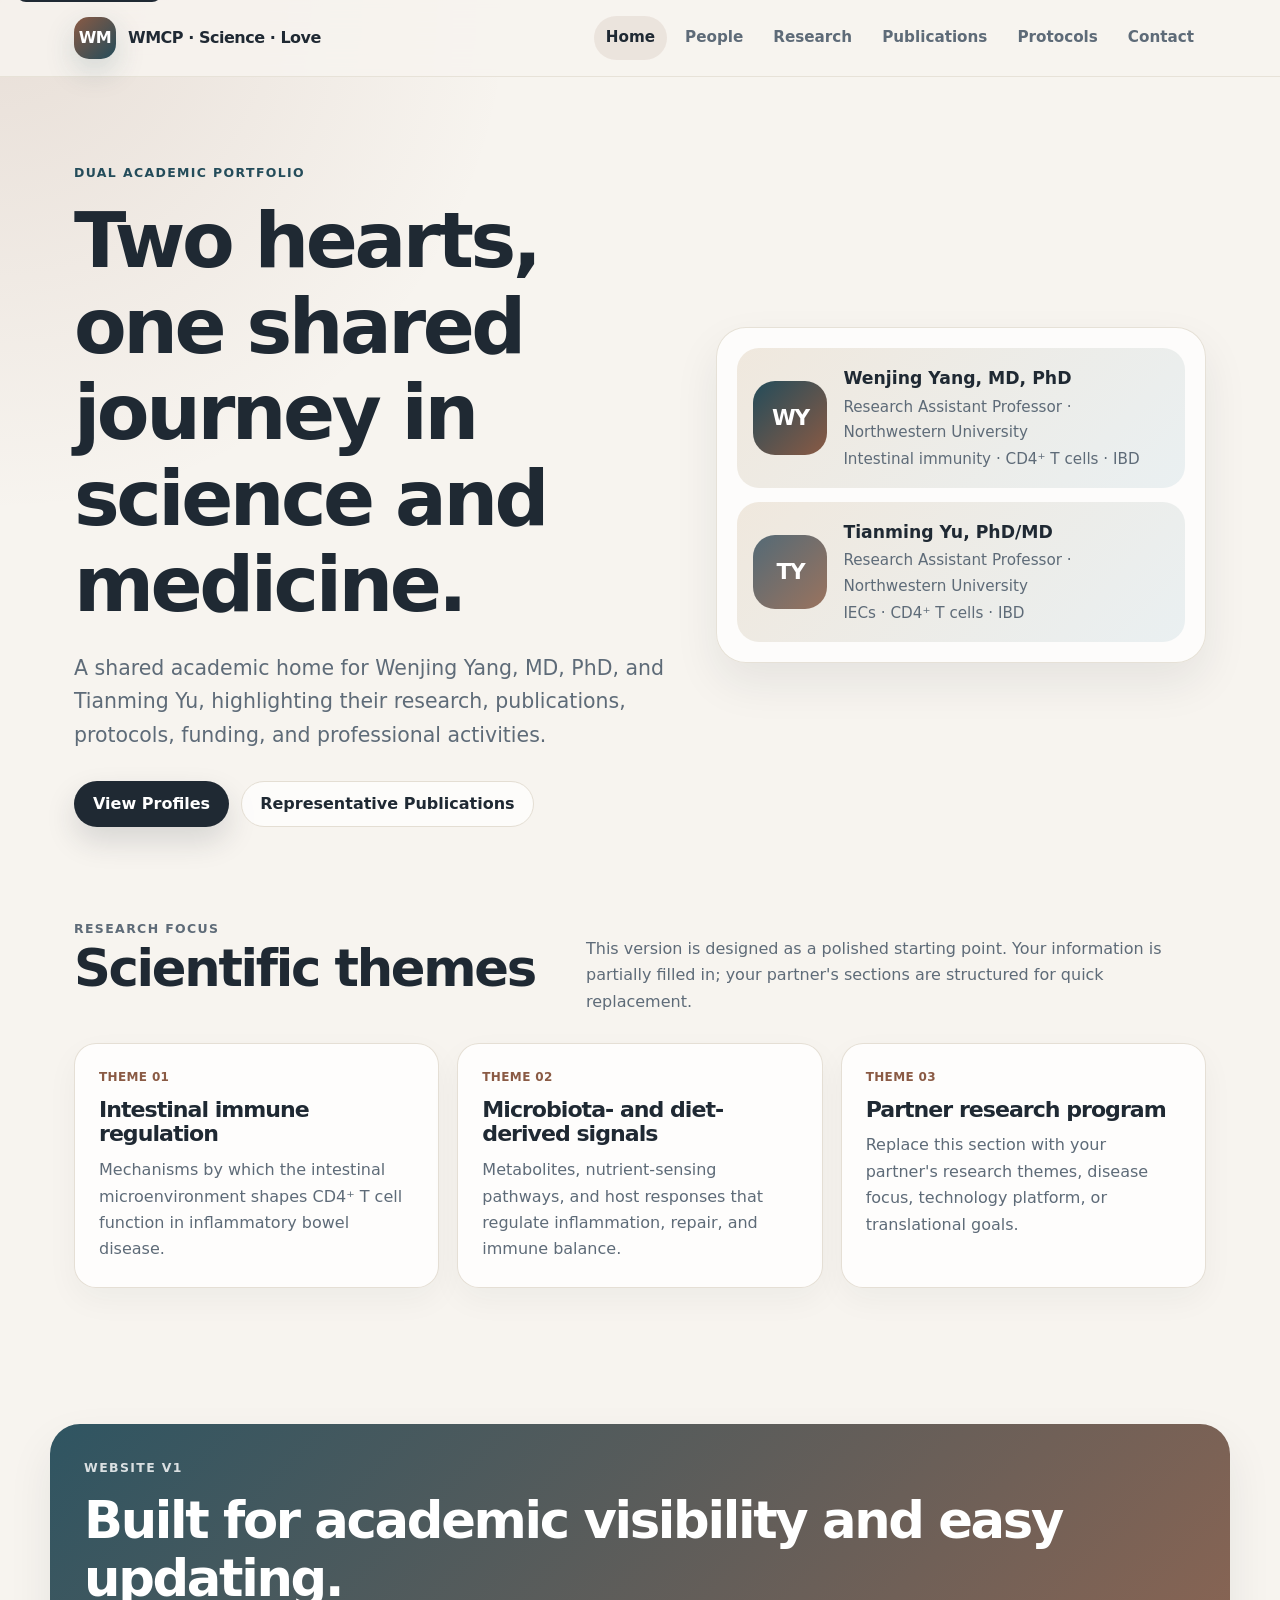
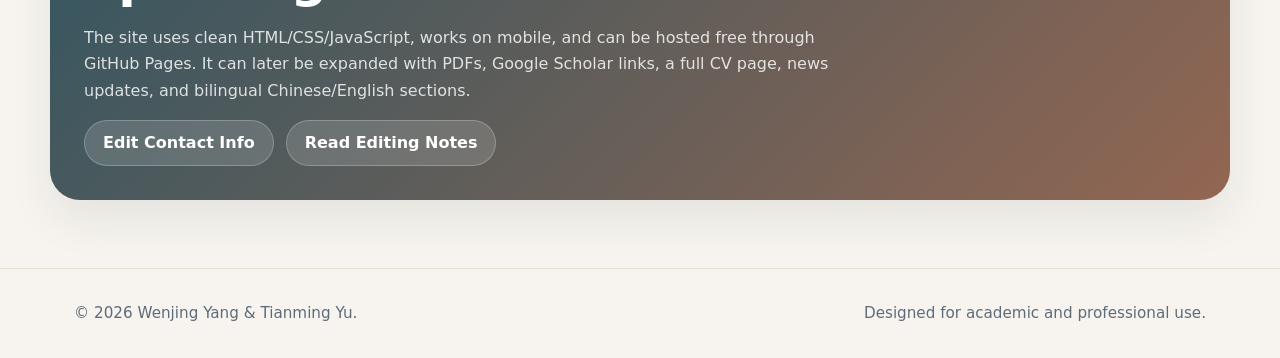
<file: index.html>
<!doctype html>
<html lang="en">
<head>
  <meta charset="utf-8" />
  <meta name="viewport" content="width=device-width, initial-scale=1" />
  <title>Wenjing Yang & Tianming Yu | Academic Profiles</title>
  <meta name="description" content="A formal dual academic website for Wenjing Yang, MD, PhD and Tianming Yu, MD, PhD." />
  <link rel="stylesheet" href="assets/style.css" />
</head>
<body>
  <a class="skip-link" href="#main">Skip to content</a>
  <header class="site-header">
    <div class="container nav">
      <a class="brand" href="index.html" aria-label="Home">
        <span class="brand-mark">WM</span>
        <span>WMCP · Science · Love</span>
      </a>
      <nav class="nav-links" aria-label="Primary navigation">
        <a href="index.html">Home</a>
        <a href="people.html">People</a>
        <a href="research.html">Research</a>
        <a href="publications.html">Publications</a>
        <a href="protocols.html">Protocols</a>
        <a href="contact.html">Contact</a>
      </nav>
    </div>
  </header>

  <main id="main">
    <section class="hero">
      <div class="container hero-grid">
        <div>
          <p class="eyebrow">Dual Academic Portfolio</p>
          <h1>Two hearts, one shared journey in science and medicine.</h1>
          <p class="lede">A shared academic home for Wenjing Yang, MD, PhD, and Tianming Yu, highlighting their research, publications, protocols, funding, and professional activities.</p>
          <div class="hero-actions">
            <a class="button primary" href="people.html">View Profiles</a>
            <a class="button secondary" href="publications.html">Representative Publications</a>
          </div>
        </div>
        <aside class="profile-panel" aria-label="Profile summary">
          <div class="duo-card">
            <div class="mini-profile">
              <div class="avatar">WY</div>
              <div>
                <strong>Wenjing Yang, MD, PhD</strong>
                <p>Research Assistant Professor · Northwestern University</p>
                <p>Intestinal immunity · CD4⁺ T cells · IBD</p>
              </div>
            </div>
            <div class="mini-profile">
              <div class="avatar light">TY</div>
              <div>
                <strong>Tianming Yu, PhD/MD</strong>
                <p>Research Assistant Professor · Northwestern University</p>
                <p>IECs · CD4⁺ T cells · IBD</p>
              </div>
            </div>
          </div>
        </aside>
      </div>
    </section>

    <section class="section compact">
      <div class="container">
        <div class="section-header">
          <div>
            <p class="eyebrow">Research Focus</p>
            <h2>Scientific themes</h2>
          </div>
          <p>This version is designed as a polished starting point. Your information is partially filled in; your partner's sections are structured for quick replacement.</p>
        </div>
        <div class="grid-3">
          <article class="card">
            <p class="kicker">Theme 01</p>
            <h3>Intestinal immune regulation</h3>
            <p>Mechanisms by which the intestinal microenvironment shapes CD4⁺ T cell function in inflammatory bowel disease.</p>
          </article>
          <article class="card">
            <p class="kicker">Theme 02</p>
            <h3>Microbiota- and diet-derived signals</h3>
            <p>Metabolites, nutrient-sensing pathways, and host responses that regulate inflammation, repair, and immune balance.</p>
          </article>
          <article class="card">
            <p class="kicker">Theme 03</p>
            <h3>Partner research program</h3>
            <p>Replace this section with your partner's research themes, disease focus, technology platform, or translational goals.</p>
          </article>
        </div>
      </div>
    </section>

    <section class="section">
      <div class="container callout">
        <p class="eyebrow">Website v1</p>
        <h2>Built for academic visibility and easy updating.</h2>
        <p>The site uses clean HTML/CSS/JavaScript, works on mobile, and can be hosted free through GitHub Pages. It can later be expanded with PDFs, Google Scholar links, a full CV page, news updates, and bilingual Chinese/English sections.</p>
        <div class="hero-actions">
          <a class="button secondary" href="contact.html">Edit Contact Info</a>
          <a class="button secondary" href="README.md">Read Editing Notes</a>
        </div>
      </div>
    </section>
  </main>

  <footer class="footer">
    <div class="container footer-inner">
      <span>© <span id="year">2026</span> Wenjing Yang & Tianming Yu.</span>
      <span>Designed for academic and professional use.</span>
    </div>
  </footer>
  <script src="assets/script.js"></script>
  <script>document.getElementById('year').textContent = new Date().getFullYear();</script>
</body>
</html>
</file>
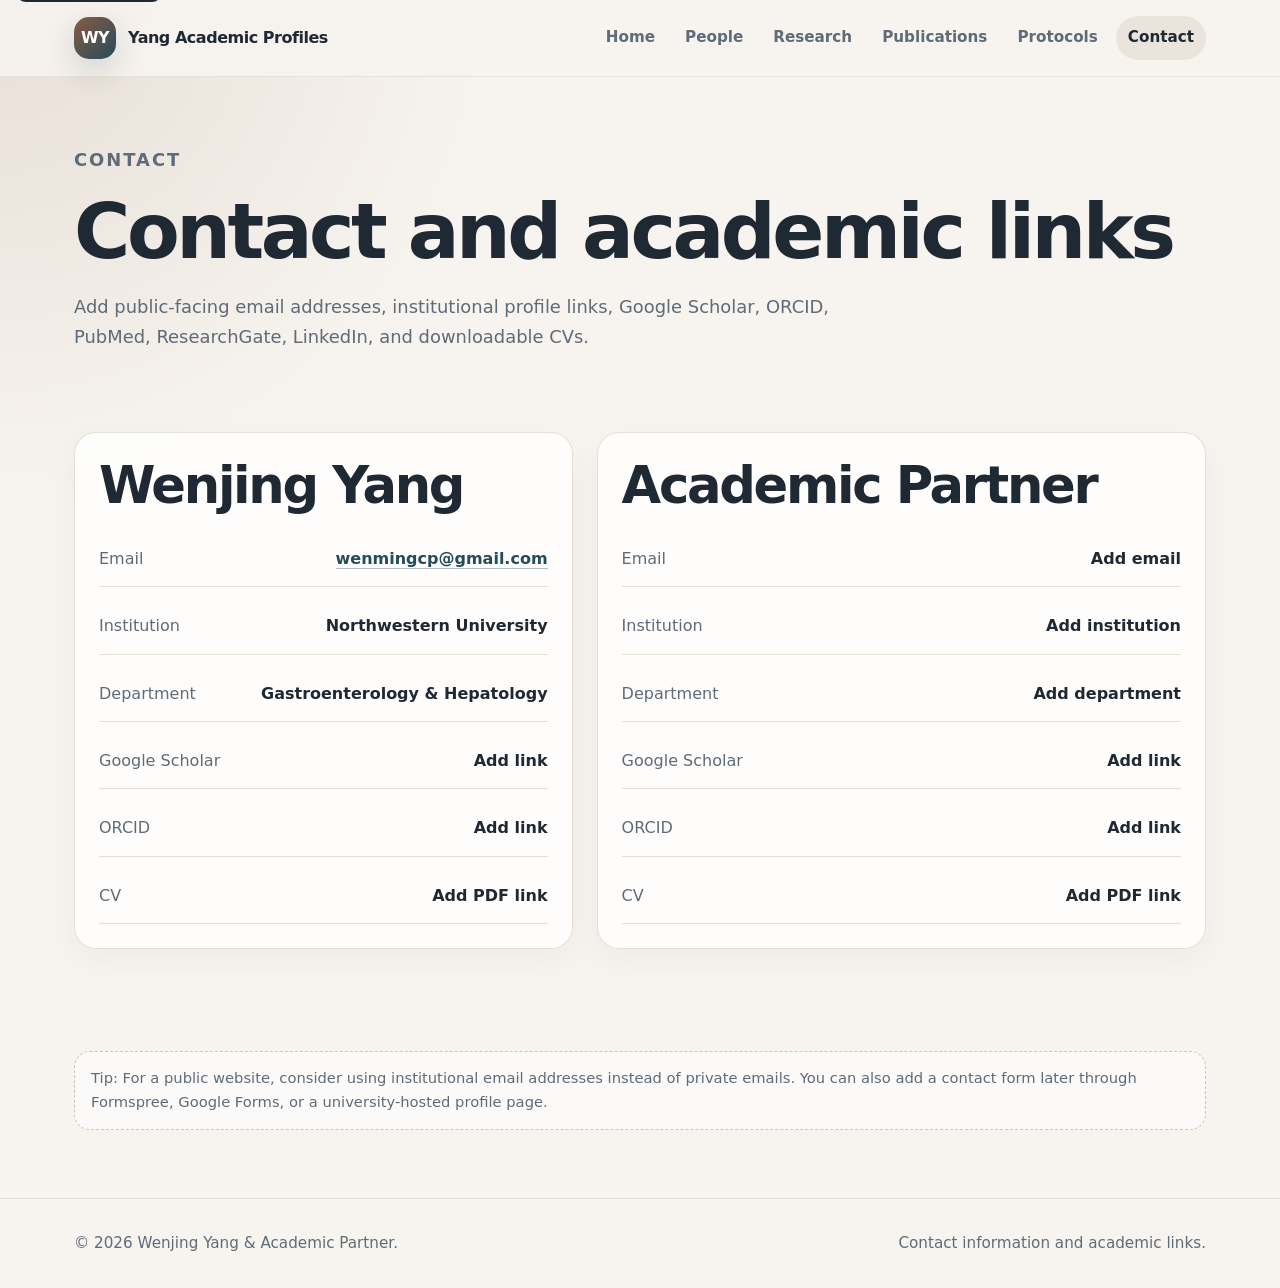
<file: contact.html>
<!doctype html>
<html lang="en">
<head>
  <meta charset="utf-8" />
  <meta name="viewport" content="width=device-width, initial-scale=1" />
  <title>Contact | Yang Academic Profiles</title>
  <meta name="description" content="Contact information and academic links." />
  <link rel="stylesheet" href="assets/style.css" />
</head>
<body>
  <a class="skip-link" href="#main">Skip to content</a>
  <header class="site-header">
    <div class="container nav">
      <a class="brand" href="index.html"><span class="brand-mark">WY</span><span>Yang Academic Profiles</span></a>
      <nav class="nav-links" aria-label="Primary navigation">
        <a href="index.html">Home</a>
        <a href="people.html">People</a>
        <a href="research.html">Research</a>
        <a href="publications.html">Publications</a>
        <a href="protocols.html">Protocols</a>
        <a href="contact.html">Contact</a>
      </nav>
    </div>
  </header>

  <main id="main">
    <section class="page-title">
      <div class="container">
        <p class="eyebrow">Contact</p>
        <h1>Contact and academic links</h1>
        <p>Add public-facing email addresses, institutional profile links, Google Scholar, ORCID, PubMed, ResearchGate, LinkedIn, and downloadable CVs.</p>
      </div>
    </section>

    <section class="section compact">
      <div class="container contact-grid">
        <article class="card">
          <h2>Wenjing Yang</h2>
          <div class="contact-list">
            <div class="contact-row"><span>Email</span><strong><a class="link" href="mailto:wenmingcp@gmail.com">wenmingcp@gmail.com</a></strong></div>
            <div class="contact-row"><span>Institution</span><strong>Northwestern University</strong></div>
            <div class="contact-row"><span>Department</span><strong>Gastroenterology & Hepatology</strong></div>
            <div class="contact-row"><span>Google Scholar</span><strong>Add link</strong></div>
            <div class="contact-row"><span>ORCID</span><strong>Add link</strong></div>
            <div class="contact-row"><span>CV</span><strong>Add PDF link</strong></div>
          </div>
        </article>

        <article class="card">
          <h2>Academic Partner</h2>
          <div class="contact-list">
            <div class="contact-row"><span>Email</span><strong>Add email</strong></div>
            <div class="contact-row"><span>Institution</span><strong>Add institution</strong></div>
            <div class="contact-row"><span>Department</span><strong>Add department</strong></div>
            <div class="contact-row"><span>Google Scholar</span><strong>Add link</strong></div>
            <div class="contact-row"><span>ORCID</span><strong>Add link</strong></div>
            <div class="contact-row"><span>CV</span><strong>Add PDF link</strong></div>
          </div>
        </article>
      </div>
    </section>

    <section class="section compact">
      <div class="container">
        <div class="note">
          Tip: For a public website, consider using institutional email addresses instead of private emails. You can also add a contact form later through Formspree, Google Forms, or a university-hosted profile page.
        </div>
      </div>
    </section>
  </main>

  <footer class="footer">
    <div class="container footer-inner">
      <span>© <span id="year">2026</span> Wenjing Yang & Academic Partner.</span>
      <span>Contact information and academic links.</span>
    </div>
  </footer>
  <script src="assets/script.js"></script>
  <script>document.getElementById('year').textContent = new Date().getFullYear();</script>
</body>
</html>
</file>
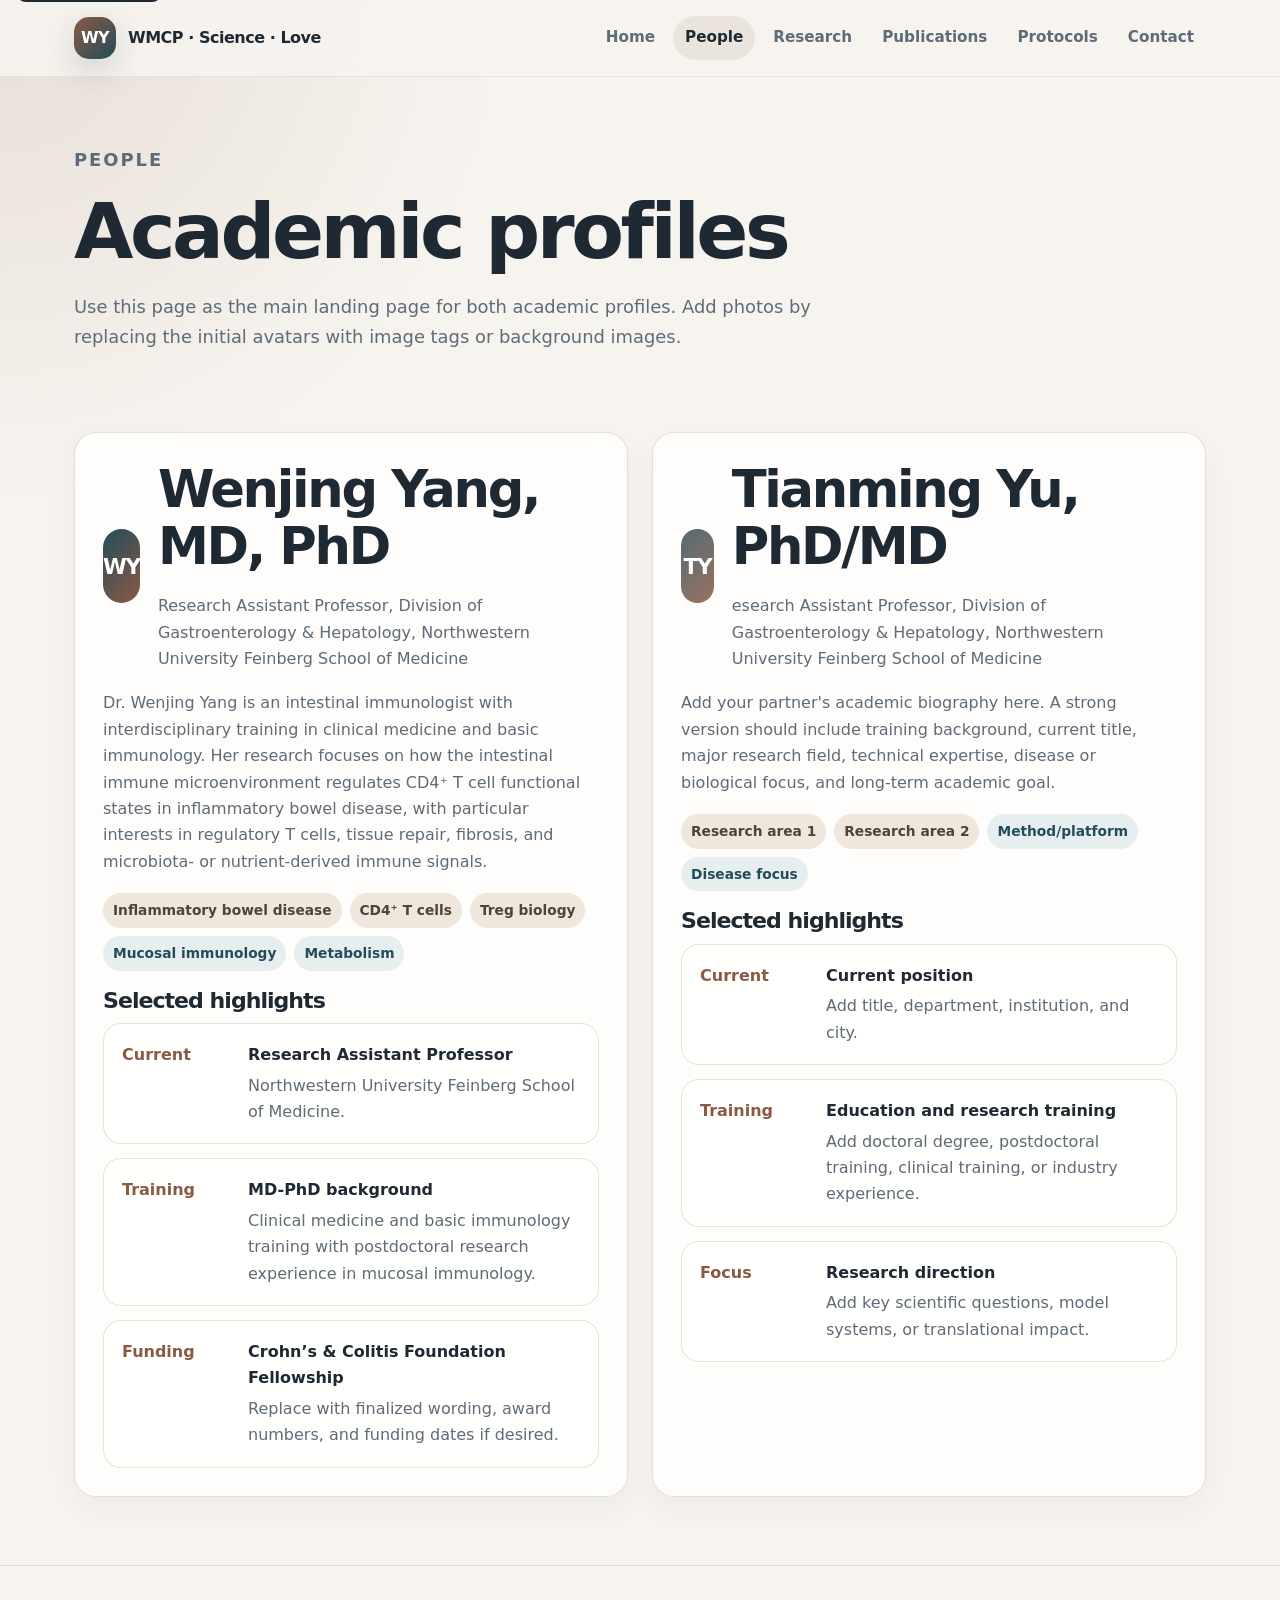
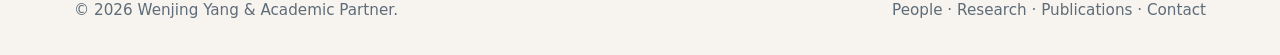
<file: people.html>
<!doctype html>
<html lang="en">
<head>
  <meta charset="utf-8" />
  <meta name="viewport" content="width=device-width, initial-scale=1" />
  <title>People | WMCP · Science · Love</title>
  <meta name="description" content="Academic profiles for Wenjing Yang and Tianming Yu." />
  <link rel="stylesheet" href="assets/style.css" />
</head>
<body>
  <a class="skip-link" href="#main">Skip to content</a>
  <header class="site-header">
    <div class="container nav">
      <a class="brand" href="index.html"><span class="brand-mark">WY</span><span>WMCP · Science · Love</span></a>
      <nav class="nav-links" aria-label="Primary navigation">
        <a href="index.html">Home</a>
        <a href="people.html">People</a>
        <a href="research.html">Research</a>
        <a href="publications.html">Publications</a>
        <a href="protocols.html">Protocols</a>
        <a href="contact.html">Contact</a>
      </nav>
    </div>
  </header>

  <main id="main">
    <section class="page-title">
      <div class="container">
        <p class="eyebrow">People</p>
        <h1>Academic profiles</h1>
        <p>Use this page as the main landing page for both academic profiles. Add photos by replacing the initial avatars with image tags or background images.</p>
      </div>
    </section>

    <section class="section compact">
      <div class="container people-grid">
        <article class="card person-card">
          <div class="person-top">
            <div class="avatar">WY</div>
            <div>
              <h2>Wenjing Yang, MD, PhD</h2>
              <p class="person-title">Research Assistant Professor, Division of Gastroenterology & Hepatology, Northwestern University Feinberg School of Medicine</p>
            </div>
          </div>
          <p>Dr. Wenjing Yang is an intestinal immunologist with interdisciplinary training in clinical medicine and basic immunology. Her research focuses on how the intestinal immune microenvironment regulates CD4⁺ T cell functional states in inflammatory bowel disease, with particular interests in regulatory T cells, tissue repair, fibrosis, and microbiota- or nutrient-derived immune signals.</p>
          <div class="person-meta">
            <span class="pill">Inflammatory bowel disease</span>
            <span class="pill">CD4⁺ T cells</span>
            <span class="pill">Treg biology</span>
            <span class="pill blue">Mucosal immunology</span>
            <span class="pill blue">Metabolism</span>
          </div>
          <h3>Selected highlights</h3>
          <div class="timeline">
            <div class="timeline-item">
              <div class="timeline-date">Current</div>
              <div><strong>Research Assistant Professor</strong><p>Northwestern University Feinberg School of Medicine.</p></div>
            </div>
            <div class="timeline-item">
              <div class="timeline-date">Training</div>
              <div><strong>MD-PhD background</strong><p>Clinical medicine and basic immunology training with postdoctoral research experience in mucosal immunology.</p></div>
            </div>
            <div class="timeline-item">
              <div class="timeline-date">Funding</div>
              <div><strong>Crohn’s & Colitis Foundation Fellowship</strong><p>Replace with finalized wording, award numbers, and funding dates if desired.</p></div>
            </div>
          </div>
        </article>

        <article class="card person-card">
          <div class="person-top">
            <div class="avatar light">TY</div>
            <div>
              <h2>Tianming Yu, PhD/MD</h2>
              <p class="person-title">esearch Assistant Professor, Division of Gastroenterology & Hepatology, Northwestern University Feinberg School of Medicine</p>
            </div>
          </div>
          <p>Add your partner's academic biography here. A strong version should include training background, current title, major research field, technical expertise, disease or biological focus, and long-term academic goal.</p>
          <div class="person-meta">
            <span class="pill">Research area 1</span>
            <span class="pill">Research area 2</span>
            <span class="pill blue">Method/platform</span>
            <span class="pill blue">Disease focus</span>
          </div>
          <h3>Selected highlights</h3>
          <div class="timeline">
            <div class="timeline-item">
              <div class="timeline-date">Current</div>
              <div><strong>Current position</strong><p>Add title, department, institution, and city.</p></div>
            </div>
            <div class="timeline-item">
              <div class="timeline-date">Training</div>
              <div><strong>Education and research training</strong><p>Add doctoral degree, postdoctoral training, clinical training, or industry experience.</p></div>
            </div>
            <div class="timeline-item">
              <div class="timeline-date">Focus</div>
              <div><strong>Research direction</strong><p>Add key scientific questions, model systems, or translational impact.</p></div>
            </div>
          </div>
        </article>
      </div>
    </section>
  </main>

  <footer class="footer">
    <div class="container footer-inner">
      <span>© <span id="year">2026</span> Wenjing Yang & Academic Partner.</span>
      <span>People · Research · Publications · Contact</span>
    </div>
  </footer>
  <script src="assets/script.js"></script>
  <script>document.getElementById('year').textContent = new Date().getFullYear();</script>
</body>
</html>
</file>
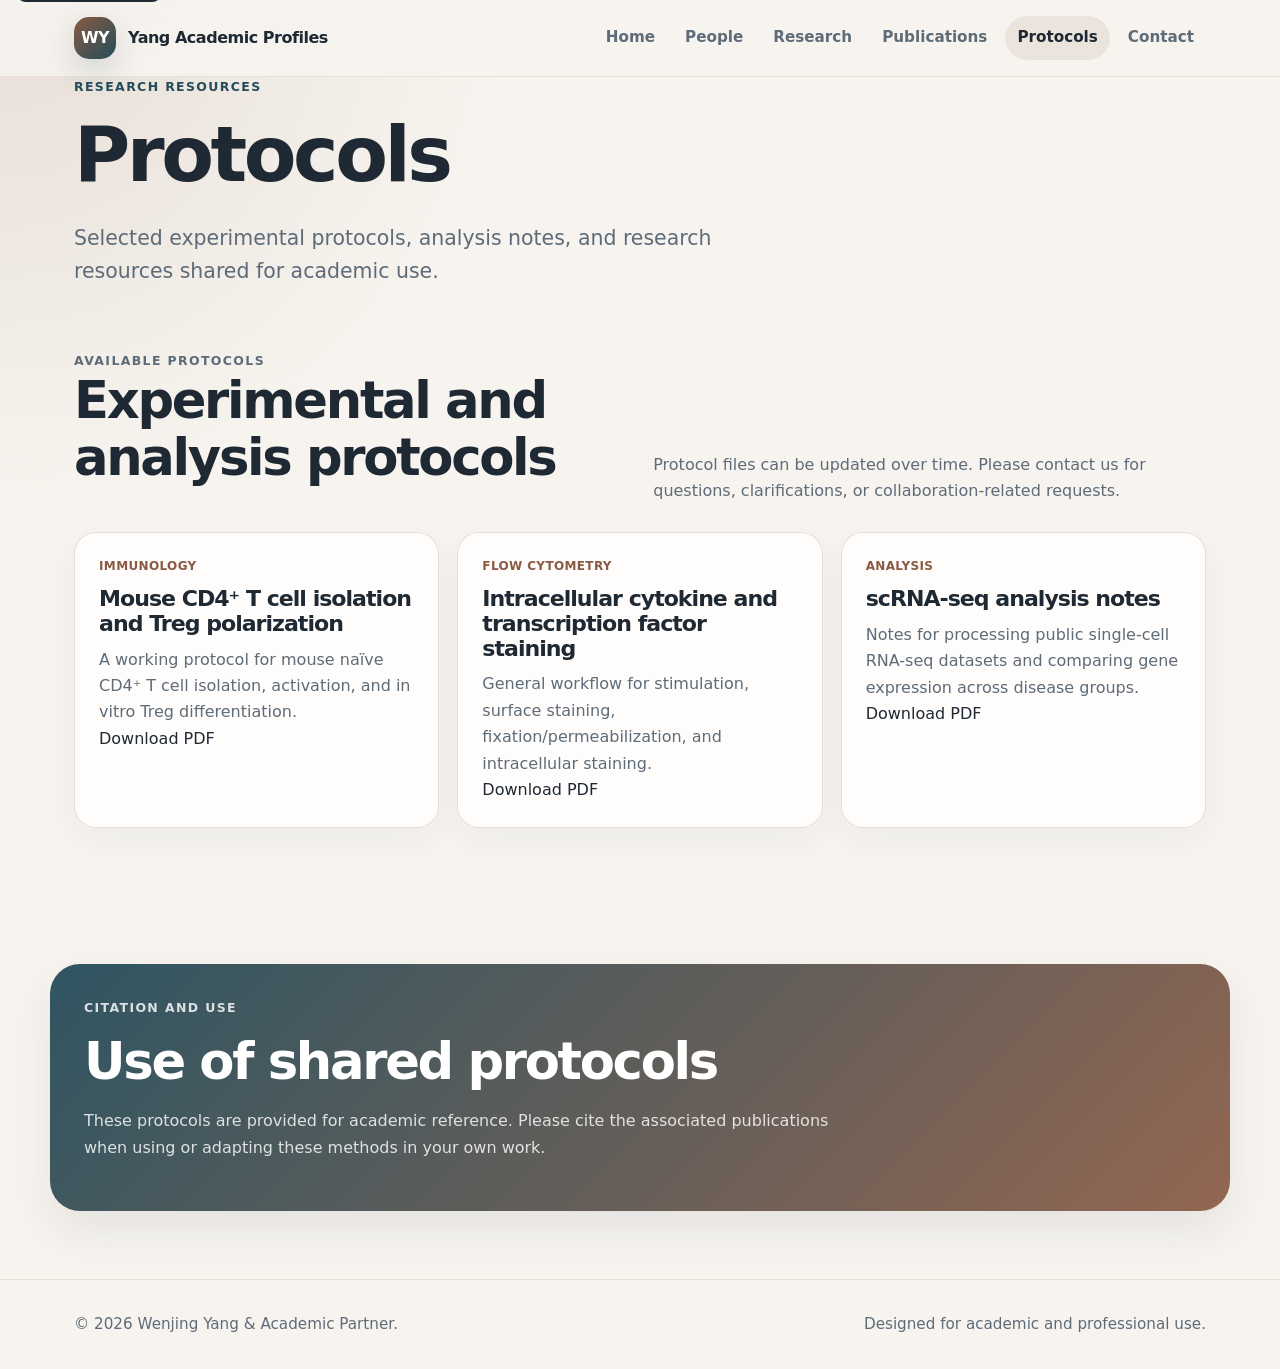
<file: protocols.html>
<!doctype html>
<html lang="en">
<head>
  <meta charset="utf-8" />
  <meta name="viewport" content="width=device-width, initial-scale=1" />
  <title>Protocols | Yang Academic Profiles</title>
  <meta name="description" content="Selected protocols and research resources." />
  <link rel="stylesheet" href="assets/style.css" />
</head>
<body>
  <a class="skip-link" href="#main">Skip to content</a>

  <header class="site-header">
    <div class="container nav">
      <a class="brand" href="index.html" aria-label="Home">
        <span class="brand-mark">WY</span>
        <span>Yang Academic Profiles</span>
      </a>
      <nav class="nav-links" aria-label="Primary navigation">
        <a href="index.html">Home</a>
        <a href="people.html">People</a>
        <a href="research.html">Research</a>
        <a href="publications.html">Publications</a>
        <a href="protocols.html">Protocols</a>
        <a href="contact.html">Contact</a>
      </nav>
    </div>
  </header>

  <main id="main">
    <section class="page-hero">
      <div class="container">
        <p class="eyebrow">Research Resources</p>
        <h1>Protocols</h1>
        <p class="lede">Selected experimental protocols, analysis notes, and research resources shared for academic use.</p>
      </div>
    </section>

    <section class="section compact">
      <div class="container">
        <div class="section-header">
          <div>
            <p class="eyebrow">Available protocols</p>
            <h2>Experimental and analysis protocols</h2>
          </div>
          <p>Protocol files can be updated over time. Please contact us for questions, clarifications, or collaboration-related requests.</p>
        </div>

        <div class="grid-3">
          <article class="card">
            <p class="kicker">Immunology</p>
            <h3>Mouse CD4⁺ T cell isolation and Treg polarization</h3>
            <p>A working protocol for mouse naïve CD4⁺ T cell isolation, activation, and in vitro Treg differentiation.</p>
            <a class="text-link" href="assets/protocols/mouse-treg-polarization.pdf">Download PDF</a>
          </article>

          <article class="card">
            <p class="kicker">Flow cytometry</p>
            <h3>Intracellular cytokine and transcription factor staining</h3>
            <p>General workflow for stimulation, surface staining, fixation/permeabilization, and intracellular staining.</p>
            <a class="text-link" href="assets/protocols/flow-cytometry-staining.pdf">Download PDF</a>
          </article>

          <article class="card">
            <p class="kicker">Analysis</p>
            <h3>scRNA-seq analysis notes</h3>
            <p>Notes for processing public single-cell RNA-seq datasets and comparing gene expression across disease groups.</p>
            <a class="text-link" href="assets/protocols/scrna-analysis-notes.pdf">Download PDF</a>
          </article>
        </div>
      </div>
    </section>

    <section class="section">
      <div class="container callout">
        <p class="eyebrow">Citation and use</p>
        <h2>Use of shared protocols</h2>
        <p>These protocols are provided for academic reference. Please cite the associated publications when using or adapting these methods in your own work.</p>
      </div>
    </section>
  </main>

  <footer class="footer">
    <div class="container footer-inner">
      <span>© <span id="year">2026</span> Wenjing Yang & Academic Partner.</span>
      <span>Designed for academic and professional use.</span>
    </div>
  </footer>

  <script src="assets/script.js"></script>
  <script>document.getElementById('year').textContent = new Date().getFullYear();</script>
</body>
</html>
</file>
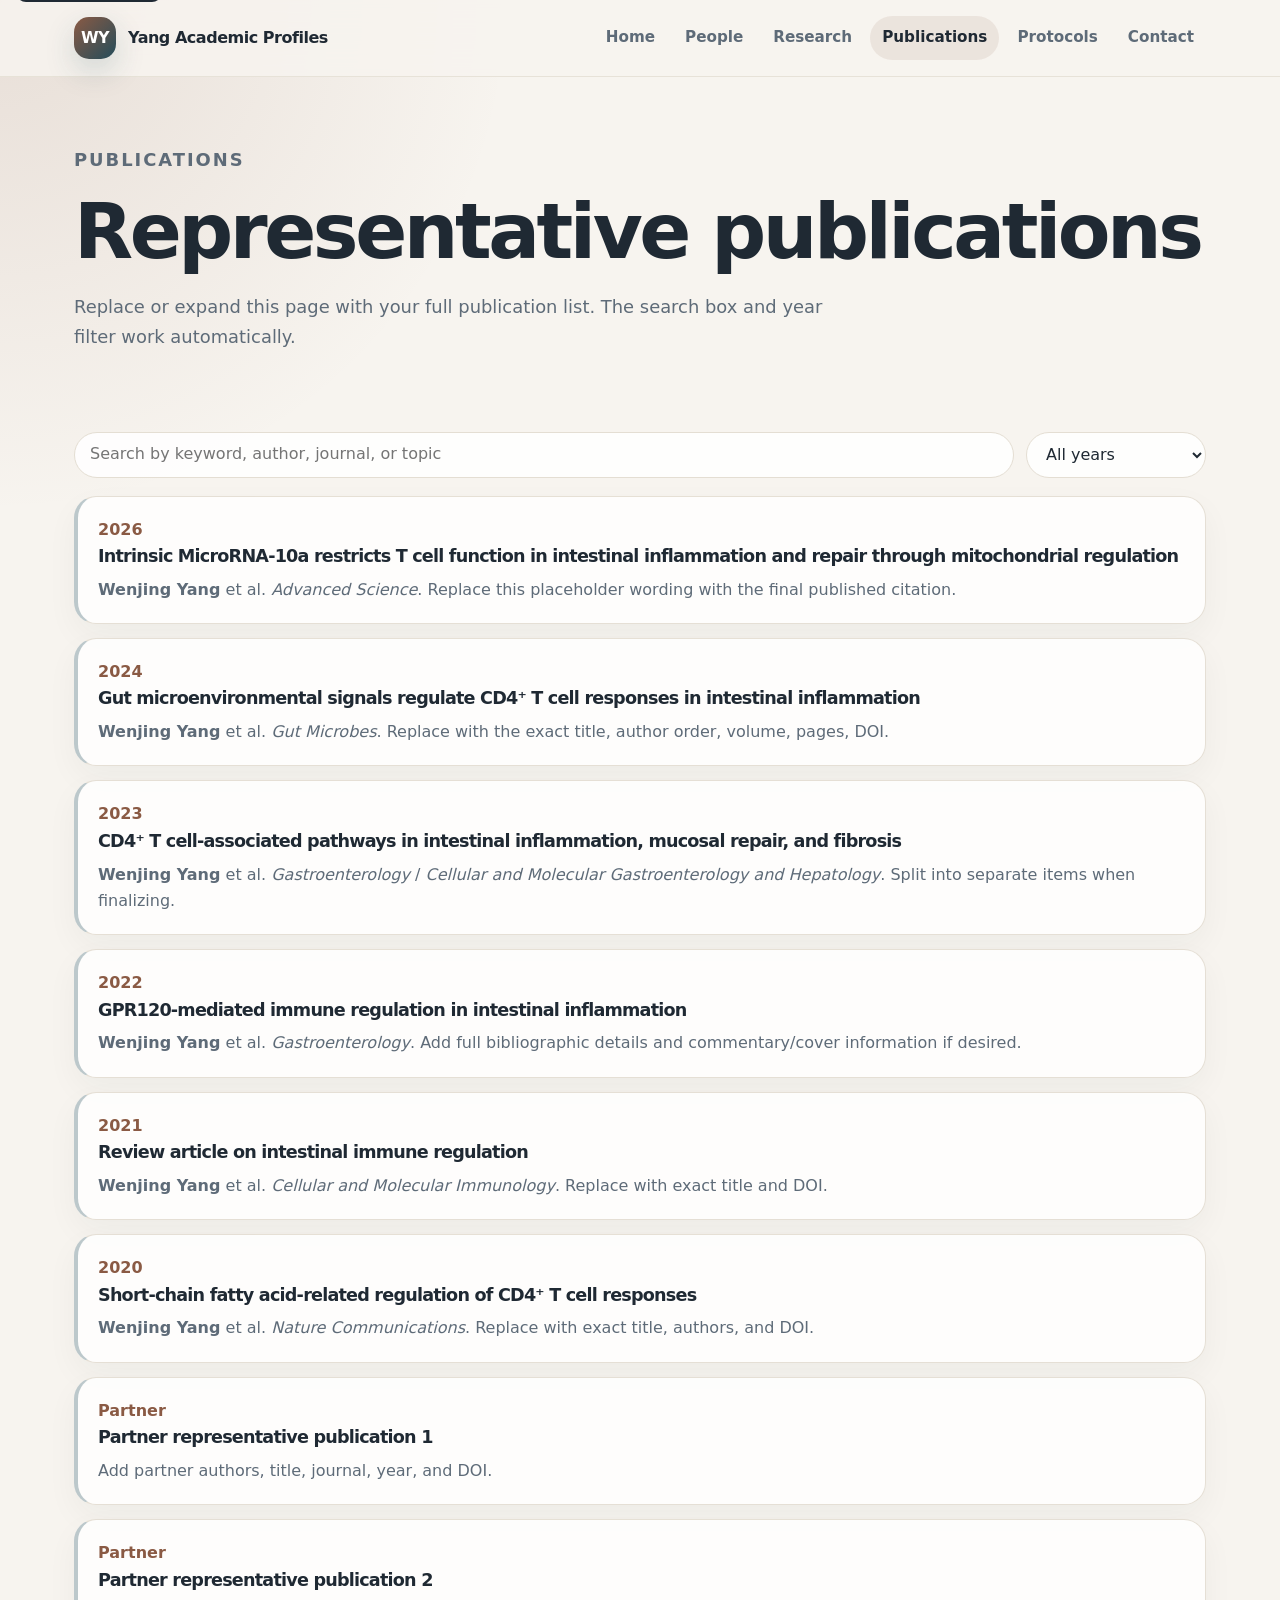
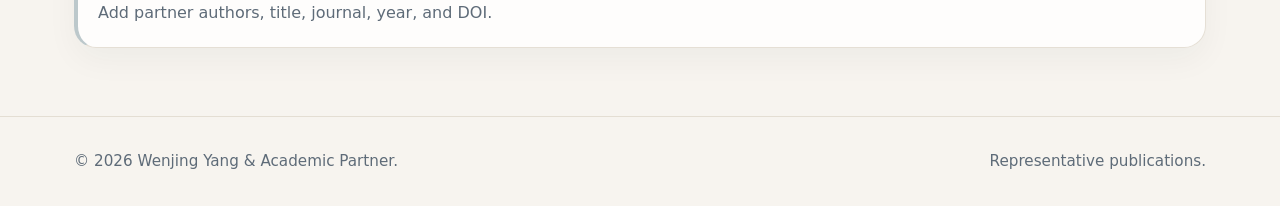
<file: publications.html>
<!doctype html>
<html lang="en">
<head>
  <meta charset="utf-8" />
  <meta name="viewport" content="width=device-width, initial-scale=1" />
  <title>Publications | Yang Academic Profiles</title>
  <meta name="description" content="Representative publications for Wenjing Yang and academic partner." />
  <link rel="stylesheet" href="assets/style.css" />
</head>
<body>
  <a class="skip-link" href="#main">Skip to content</a>
  <header class="site-header">
    <div class="container nav">
      <a class="brand" href="index.html"><span class="brand-mark">WY</span><span>Yang Academic Profiles</span></a>
      <nav class="nav-links" aria-label="Primary navigation">
        <a href="index.html">Home</a>
        <a href="people.html">People</a>
        <a href="research.html">Research</a>
        <a href="publications.html">Publications</a>
        <a href="protocols.html">Protocols</a>
        <a href="contact.html">Contact</a>
      </nav>
    </div>
  </header>

  <main id="main">
    <section class="page-title">
      <div class="container">
        <p class="eyebrow">Publications</p>
        <h1>Representative publications</h1>
        <p>Replace or expand this page with your full publication list. The search box and year filter work automatically.</p>
      </div>
    </section>

    <section class="section compact">
      <div class="container">
        <div class="pub-toolbar">
          <input id="pubSearch" class="input" type="search" placeholder="Search by keyword, author, journal, or topic" aria-label="Search publications" />
          <select id="pubYear" class="select" aria-label="Filter by year">
            <option value="">All years</option>
            <option value="2026">2026</option>
            <option value="2024">2024</option>
            <option value="2023">2023</option>
            <option value="2022">2022</option>
            <option value="2021">2021</option>
            <option value="2020">2020</option>
          </select>
        </div>

        <div class="pub-list">
          <article class="card pub-item" data-year="2026">
            <span class="year">2026</span>
            <h3>Intrinsic MicroRNA-10a restricts T cell function in intestinal inflammation and repair through mitochondrial regulation</h3>
            <p><strong>Wenjing Yang</strong> et al. <em>Advanced Science</em>. Replace this placeholder wording with the final published citation.</p>
          </article>
          <article class="card pub-item" data-year="2024">
            <span class="year">2024</span>
            <h3>Gut microenvironmental signals regulate CD4⁺ T cell responses in intestinal inflammation</h3>
            <p><strong>Wenjing Yang</strong> et al. <em>Gut Microbes</em>. Replace with the exact title, author order, volume, pages, DOI.</p>
          </article>
          <article class="card pub-item" data-year="2023">
            <span class="year">2023</span>
            <h3>CD4⁺ T cell-associated pathways in intestinal inflammation, mucosal repair, and fibrosis</h3>
            <p><strong>Wenjing Yang</strong> et al. <em>Gastroenterology</em> / <em>Cellular and Molecular Gastroenterology and Hepatology</em>. Split into separate items when finalizing.</p>
          </article>
          <article class="card pub-item" data-year="2022">
            <span class="year">2022</span>
            <h3>GPR120-mediated immune regulation in intestinal inflammation</h3>
            <p><strong>Wenjing Yang</strong> et al. <em>Gastroenterology</em>. Add full bibliographic details and commentary/cover information if desired.</p>
          </article>
          <article class="card pub-item" data-year="2021">
            <span class="year">2021</span>
            <h3>Review article on intestinal immune regulation</h3>
            <p><strong>Wenjing Yang</strong> et al. <em>Cellular and Molecular Immunology</em>. Replace with exact title and DOI.</p>
          </article>
          <article class="card pub-item" data-year="2020">
            <span class="year">2020</span>
            <h3>Short-chain fatty acid-related regulation of CD4⁺ T cell responses</h3>
            <p><strong>Wenjing Yang</strong> et al. <em>Nature Communications</em>. Replace with exact title, authors, and DOI.</p>
          </article>
          <article class="card pub-item" data-year="2026">
            <span class="year">Partner</span>
            <h3>Partner representative publication 1</h3>
            <p>Add partner authors, title, journal, year, and DOI.</p>
          </article>
          <article class="card pub-item" data-year="2026">
            <span class="year">Partner</span>
            <h3>Partner representative publication 2</h3>
            <p>Add partner authors, title, journal, year, and DOI.</p>
          </article>
        </div>
      </div>
    </section>
  </main>

  <footer class="footer">
    <div class="container footer-inner">
      <span>© <span id="year">2026</span> Wenjing Yang & Academic Partner.</span>
      <span>Representative publications.</span>
    </div>
  </footer>
  <script src="assets/script.js"></script>
  <script>document.getElementById('year').textContent = new Date().getFullYear();</script>
</body>
</html>
</file>
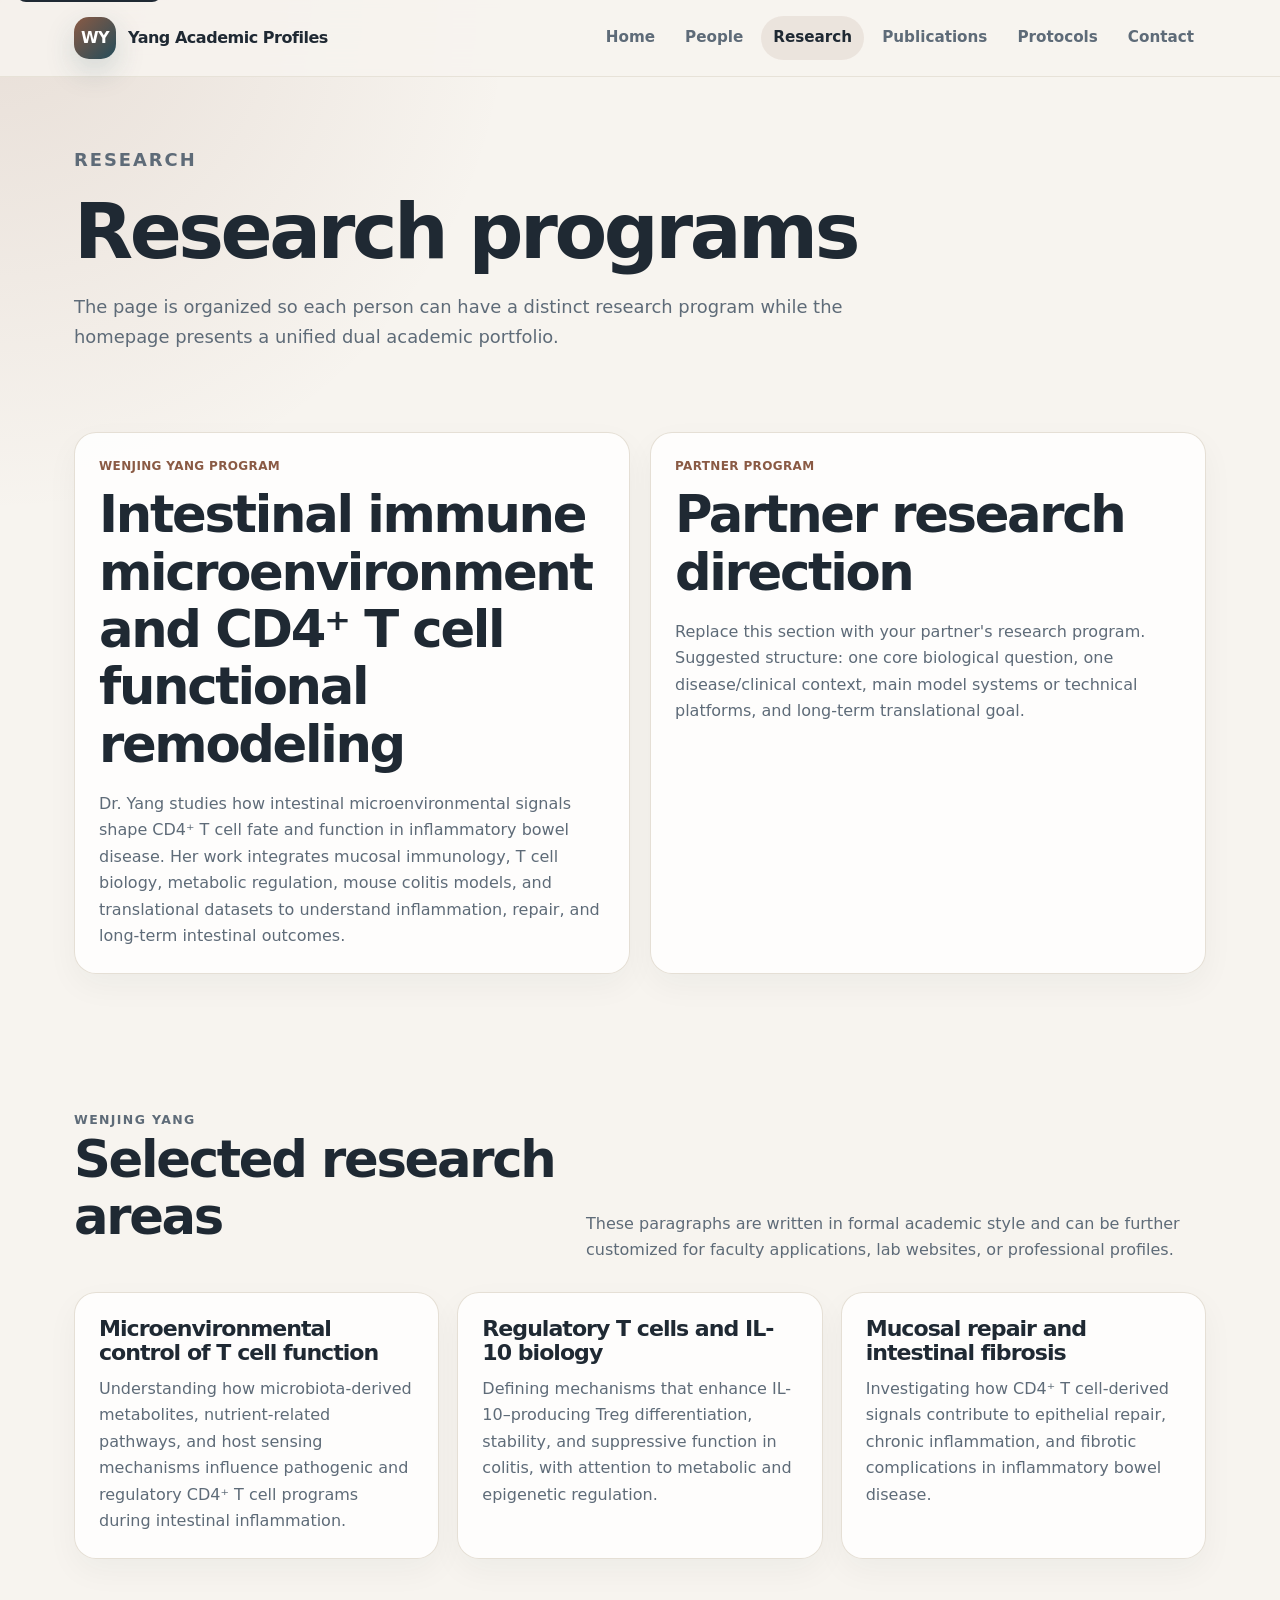
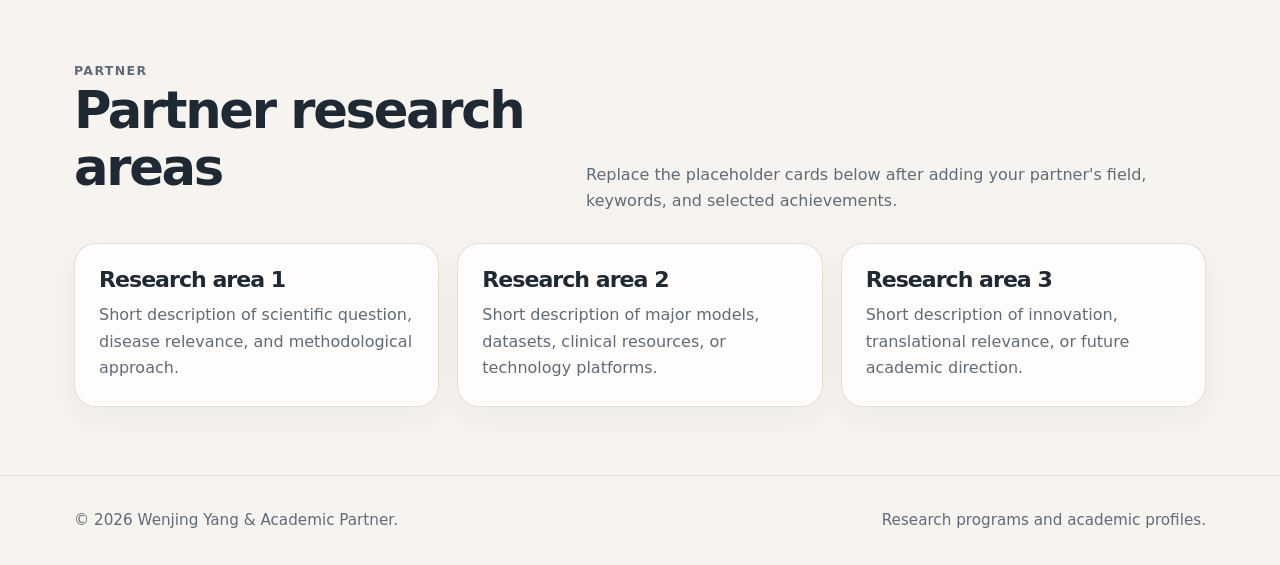
<file: research.html>
<!doctype html>
<html lang="en">
<head>
  <meta charset="utf-8" />
  <meta name="viewport" content="width=device-width, initial-scale=1" />
  <title>Research | Yang Academic Profiles</title>
  <meta name="description" content="Research programs and scientific themes." />
  <link rel="stylesheet" href="assets/style.css" />
</head>
<body>
  <a class="skip-link" href="#main">Skip to content</a>
  <header class="site-header">
    <div class="container nav">
      <a class="brand" href="index.html"><span class="brand-mark">WY</span><span>Yang Academic Profiles</span></a>
      <nav class="nav-links" aria-label="Primary navigation">
        <a href="index.html">Home</a>
        <a href="people.html">People</a>
        <a href="research.html">Research</a>
        <a href="publications.html">Publications</a>
        <a href="protocols.html">Protocols</a>
        <a href="contact.html">Contact</a>
      </nav>
    </div>
  </header>

  <main id="main">
    <section class="page-title">
      <div class="container">
        <p class="eyebrow">Research</p>
        <h1>Research programs</h1>
        <p>The page is organized so each person can have a distinct research program while the homepage presents a unified dual academic portfolio.</p>
      </div>
    </section>

    <section class="section compact">
      <div class="container grid-2">
        <article class="card">
          <p class="kicker">Wenjing Yang Program</p>
          <h2>Intestinal immune microenvironment and CD4⁺ T cell functional remodeling</h2>
          <p>Dr. Yang studies how intestinal microenvironmental signals shape CD4⁺ T cell fate and function in inflammatory bowel disease. Her work integrates mucosal immunology, T cell biology, metabolic regulation, mouse colitis models, and translational datasets to understand inflammation, repair, and long-term intestinal outcomes.</p>
        </article>
        <article class="card">
          <p class="kicker">Partner Program</p>
          <h2>Partner research direction</h2>
          <p>Replace this section with your partner's research program. Suggested structure: one core biological question, one disease/clinical context, main model systems or technical platforms, and long-term translational goal.</p>
        </article>
      </div>
    </section>

    <section class="section">
      <div class="container">
        <div class="section-header">
          <div>
            <p class="eyebrow">Wenjing Yang</p>
            <h2>Selected research areas</h2>
          </div>
          <p>These paragraphs are written in formal academic style and can be further customized for faculty applications, lab websites, or professional profiles.</p>
        </div>
        <div class="grid-3">
          <article class="card">
            <h3>Microenvironmental control of T cell function</h3>
            <p>Understanding how microbiota-derived metabolites, nutrient-related pathways, and host sensing mechanisms influence pathogenic and regulatory CD4⁺ T cell programs during intestinal inflammation.</p>
          </article>
          <article class="card">
            <h3>Regulatory T cells and IL-10 biology</h3>
            <p>Defining mechanisms that enhance IL-10–producing Treg differentiation, stability, and suppressive function in colitis, with attention to metabolic and epigenetic regulation.</p>
          </article>
          <article class="card">
            <h3>Mucosal repair and intestinal fibrosis</h3>
            <p>Investigating how CD4⁺ T cell-derived signals contribute to epithelial repair, chronic inflammation, and fibrotic complications in inflammatory bowel disease.</p>
          </article>
        </div>
      </div>
    </section>

    <section class="section compact">
      <div class="container">
        <div class="section-header">
          <div>
            <p class="eyebrow">Partner</p>
            <h2>Partner research areas</h2>
          </div>
          <p>Replace the placeholder cards below after adding your partner's field, keywords, and selected achievements.</p>
        </div>
        <div class="grid-3">
          <article class="card"><h3>Research area 1</h3><p>Short description of scientific question, disease relevance, and methodological approach.</p></article>
          <article class="card"><h3>Research area 2</h3><p>Short description of major models, datasets, clinical resources, or technology platforms.</p></article>
          <article class="card"><h3>Research area 3</h3><p>Short description of innovation, translational relevance, or future academic direction.</p></article>
        </div>
      </div>
    </section>
  </main>

  <footer class="footer">
    <div class="container footer-inner">
      <span>© <span id="year">2026</span> Wenjing Yang & Academic Partner.</span>
      <span>Research programs and academic profiles.</span>
    </div>
  </footer>
  <script src="assets/script.js"></script>
  <script>document.getElementById('year').textContent = new Date().getFullYear();</script>
</body>
</html>
</file>
<file: assets/style.css>
:root {
  --bg: #f7f4ef;
  --surface: #ffffff;
  --ink: #1f2933;
  --muted: #5e6b78;
  --line: #e4ded3;
  --accent: #8a5a44;
  --accent-2: #244c5a;
  --soft: #efe7dc;
  --soft-2: #e7eef0;
  --shadow: 0 20px 45px rgba(31, 41, 51, 0.08);
  --radius: 22px;
  --max: 1180px;
}

* { box-sizing: border-box; }
html { scroll-behavior: smooth; }
body {
  margin: 0;
  font-family: Inter, ui-sans-serif, system-ui, -apple-system, BlinkMacSystemFont, "Segoe UI", sans-serif;
  color: var(--ink);
  background: radial-gradient(circle at top left, rgba(138, 90, 68, 0.14), transparent 32rem), var(--bg);
  line-height: 1.65;
}

a { color: inherit; text-decoration: none; }
a.link { color: var(--accent-2); font-weight: 650; border-bottom: 1px solid rgba(36,76,90,.35); }
a.link:hover { border-bottom-color: currentColor; }

.container { max-width: var(--max); margin: 0 auto; padding: 0 24px; }

.skip-link {
  position: absolute;
  top: -40px;
  left: 16px;
  background: var(--ink);
  color: #fff;
  padding: 8px 12px;
  border-radius: 10px;
  z-index: 999;
}
.skip-link:focus { top: 12px; }

.site-header {
  position: sticky;
  top: 0;
  z-index: 50;
  backdrop-filter: blur(16px);
  background: rgba(247, 244, 239, 0.86);
  border-bottom: 1px solid rgba(228, 222, 211, 0.8);
}
.nav {
  min-height: 76px;
  display: flex;
  align-items: center;
  justify-content: space-between;
  gap: 24px;
}
.brand {
  display: flex;
  align-items: center;
  gap: 12px;
  font-weight: 800;
  letter-spacing: -0.03em;
}
.brand-mark {
  width: 42px;
  height: 42px;
  border-radius: 15px;
  background: linear-gradient(135deg, var(--accent), var(--accent-2));
  color: #fff;
  display: grid;
  place-items: center;
  font-weight: 900;
  letter-spacing: -0.04em;
  box-shadow: 0 12px 30px rgba(36, 76, 90, .18);
}
.nav-links {
  display: flex;
  align-items: center;
  gap: 6px;
  flex-wrap: wrap;
  justify-content: flex-end;
}
.nav-links a {
  padding: 9px 12px;
  color: var(--muted);
  border-radius: 999px;
  font-weight: 650;
  font-size: 0.95rem;
}
.nav-links a:hover, .nav-links a.active { color: var(--ink); background: rgba(138, 90, 68, 0.10); }

.hero {
  padding: 86px 0 58px;
}
.hero-grid {
  display: grid;
  grid-template-columns: 1.1fr .9fr;
  gap: 44px;
  align-items: center;
}
.eyebrow {
  margin: 0 0 14px;
  color: var(--accent-2);
  font-weight: 800;
  letter-spacing: .11em;
  text-transform: uppercase;
  font-size: .78rem;
}
h1, h2, h3 { line-height: 1.12; letter-spacing: -0.045em; }
h1 {
  margin: 0;
  font-size: clamp(2.6rem, 6vw, 5.6rem);
}
h2 { font-size: clamp(2rem, 4vw, 3.2rem); margin: 0 0 18px; }
h3 { font-size: 1.38rem; margin: 0 0 10px; }
.lede {
  color: var(--muted);
  font-size: clamp(1.08rem, 1.8vw, 1.28rem);
  margin: 24px 0 28px;
  max-width: 720px;
}
.hero-actions { display: flex; gap: 12px; flex-wrap: wrap; }
.button {
  display: inline-flex;
  align-items: center;
  justify-content: center;
  min-height: 46px;
  padding: 0 18px;
  border-radius: 999px;
  font-weight: 800;
  border: 1px solid transparent;
}
.button.primary { background: var(--ink); color: #fff; box-shadow: 0 14px 30px rgba(31, 41, 51, .15); }
.button.secondary { background: rgba(255,255,255,.72); border-color: var(--line); color: var(--ink); }
.button:hover { transform: translateY(-1px); }

.profile-panel {
  background: rgba(255,255,255,.75);
  border: 1px solid rgba(228,222,211,.9);
  border-radius: calc(var(--radius) + 8px);
  padding: 20px;
  box-shadow: var(--shadow);
}
.duo-card {
  display: grid;
  grid-template-columns: 1fr;
  gap: 14px;
}
.mini-profile {
  display: grid;
  grid-template-columns: 74px 1fr;
  gap: 16px;
  align-items: center;
  padding: 16px;
  border-radius: 22px;
  background: linear-gradient(135deg, rgba(239,231,220,.95), rgba(231,238,240,.88));
}
.avatar {
  width: 74px;
  height: 74px;
  border-radius: 22px;
  background: linear-gradient(135deg, var(--accent-2), var(--accent));
  color: #fff;
  display: grid;
  place-items: center;
  font-weight: 900;
  font-size: 1.35rem;
  letter-spacing: -.06em;
}
.avatar.light { background: linear-gradient(135deg, #546a76, #9a735e); }
.mini-profile p { margin: 2px 0 0; color: var(--muted); font-size: .95rem; }
.mini-profile strong { font-size: 1.08rem; }

.section { padding: 68px 0; }
.section.compact { padding-top: 34px; }
.section-header {
  display: flex;
  justify-content: space-between;
  gap: 24px;
  align-items: end;
  margin-bottom: 28px;
}
.section-header p { margin: 0; max-width: 620px; color: var(--muted); }

.grid-3 { display: grid; grid-template-columns: repeat(3, 1fr); gap: 18px; }
.grid-2 { display: grid; grid-template-columns: repeat(2, 1fr); gap: 20px; }
.card {
  background: rgba(255,255,255,.82);
  border: 1px solid rgba(228,222,211,.95);
  border-radius: var(--radius);
  padding: 24px;
  box-shadow: 0 12px 32px rgba(31,41,51,.045);
}
.card p { color: var(--muted); margin: 0; }
.card .kicker { color: var(--accent); font-weight: 850; margin-bottom: 10px; letter-spacing: .03em; text-transform: uppercase; font-size: .75rem; }

.people-grid { display: grid; grid-template-columns: 1fr 1fr; gap: 24px; }
.person-card { padding: 28px; }
.person-top { display: flex; gap: 18px; align-items: center; margin-bottom: 18px; }
.person-title { color: var(--muted); margin: 4px 0 0; }
.person-meta {
  display: flex;
  flex-wrap: wrap;
  gap: 8px;
  margin: 18px 0;
}
.pill {
  display: inline-flex;
  border-radius: 999px;
  background: var(--soft);
  color: #4f433b;
  padding: 6px 10px;
  font-size: .86rem;
  font-weight: 750;
}
.pill.blue { background: var(--soft-2); color: #244c5a; }

.timeline { display: grid; gap: 14px; }
.timeline-item {
  display: grid;
  grid-template-columns: 110px 1fr;
  gap: 16px;
  padding: 18px;
  border-radius: 18px;
  background: rgba(255,255,255,.72);
  border: 1px solid rgba(228,222,211,.85);
}
.timeline-date { color: var(--accent); font-weight: 850; }
.timeline-item p { margin: 4px 0 0; color: var(--muted); }

.pub-toolbar {
  display: flex;
  gap: 12px;
  flex-wrap: wrap;
  margin-bottom: 18px;
}
.input, .select {
  min-height: 46px;
  border: 1px solid var(--line);
  border-radius: 999px;
  padding: 0 15px;
  background: rgba(255,255,255,.88);
  color: var(--ink);
  font: inherit;
}
.input { flex: 1 1 280px; }
.select { flex: 0 0 180px; }
.pub-list { display: grid; gap: 14px; }
.pub-item { padding: 20px; border-left: 4px solid rgba(36,76,90,.3); }
.pub-item .year { color: var(--accent); font-weight: 850; }
.pub-item h3 { font-size: 1.1rem; margin-top: 4px; }
.pub-item p { margin-top: 8px; }

.callout {
  background: linear-gradient(135deg, rgba(36,76,90,.95), rgba(138,90,68,.92));
  color: #fff;
  border-radius: calc(var(--radius) + 8px);
  padding: 34px;
  box-shadow: var(--shadow);
}
.callout p { color: rgba(255,255,255,.82); max-width: 760px; }
.callout .button.secondary { background: rgba(255,255,255,.14); border-color: rgba(255,255,255,.24); color: #fff; }

.contact-grid { display: grid; grid-template-columns: .9fr 1.1fr; gap: 24px; }
.contact-list { display: grid; gap: 12px; }
.contact-row {
  display: flex;
  justify-content: space-between;
  gap: 16px;
  padding: 14px 0;
  border-bottom: 1px solid var(--line);
}
.contact-row span:first-child { color: var(--muted); }

.footer {
  border-top: 1px solid var(--line);
  padding: 32px 0;
  color: var(--muted);
  font-size: .95rem;
}
.footer-inner { display: flex; justify-content: space-between; gap: 18px; flex-wrap: wrap; }

.page-title { padding: 68px 0 28px; }
.page-title p { max-width: 780px; color: var(--muted); font-size: 1.12rem; }

.note {
  font-size: .92rem;
  color: var(--muted);
  border: 1px dashed rgba(138,90,68,.35);
  background: rgba(255,255,255,.55);
  padding: 14px 16px;
  border-radius: 16px;
}

@media (max-width: 880px) {
  .hero-grid, .grid-3, .grid-2, .people-grid, .contact-grid { grid-template-columns: 1fr; }
  .section-header { align-items: start; flex-direction: column; }
  .timeline-item { grid-template-columns: 1fr; }
  .nav { align-items: flex-start; flex-direction: column; padding: 16px 0; }
  .nav-links { justify-content: flex-start; }
}

@media (max-width: 560px) {
  .container { padding: 0 18px; }
  .hero { padding-top: 56px; }
  .mini-profile { grid-template-columns: 1fr; }
  .person-top { align-items: flex-start; flex-direction: column; }
  .contact-row { flex-direction: column; gap: 4px; }
}
</file>
